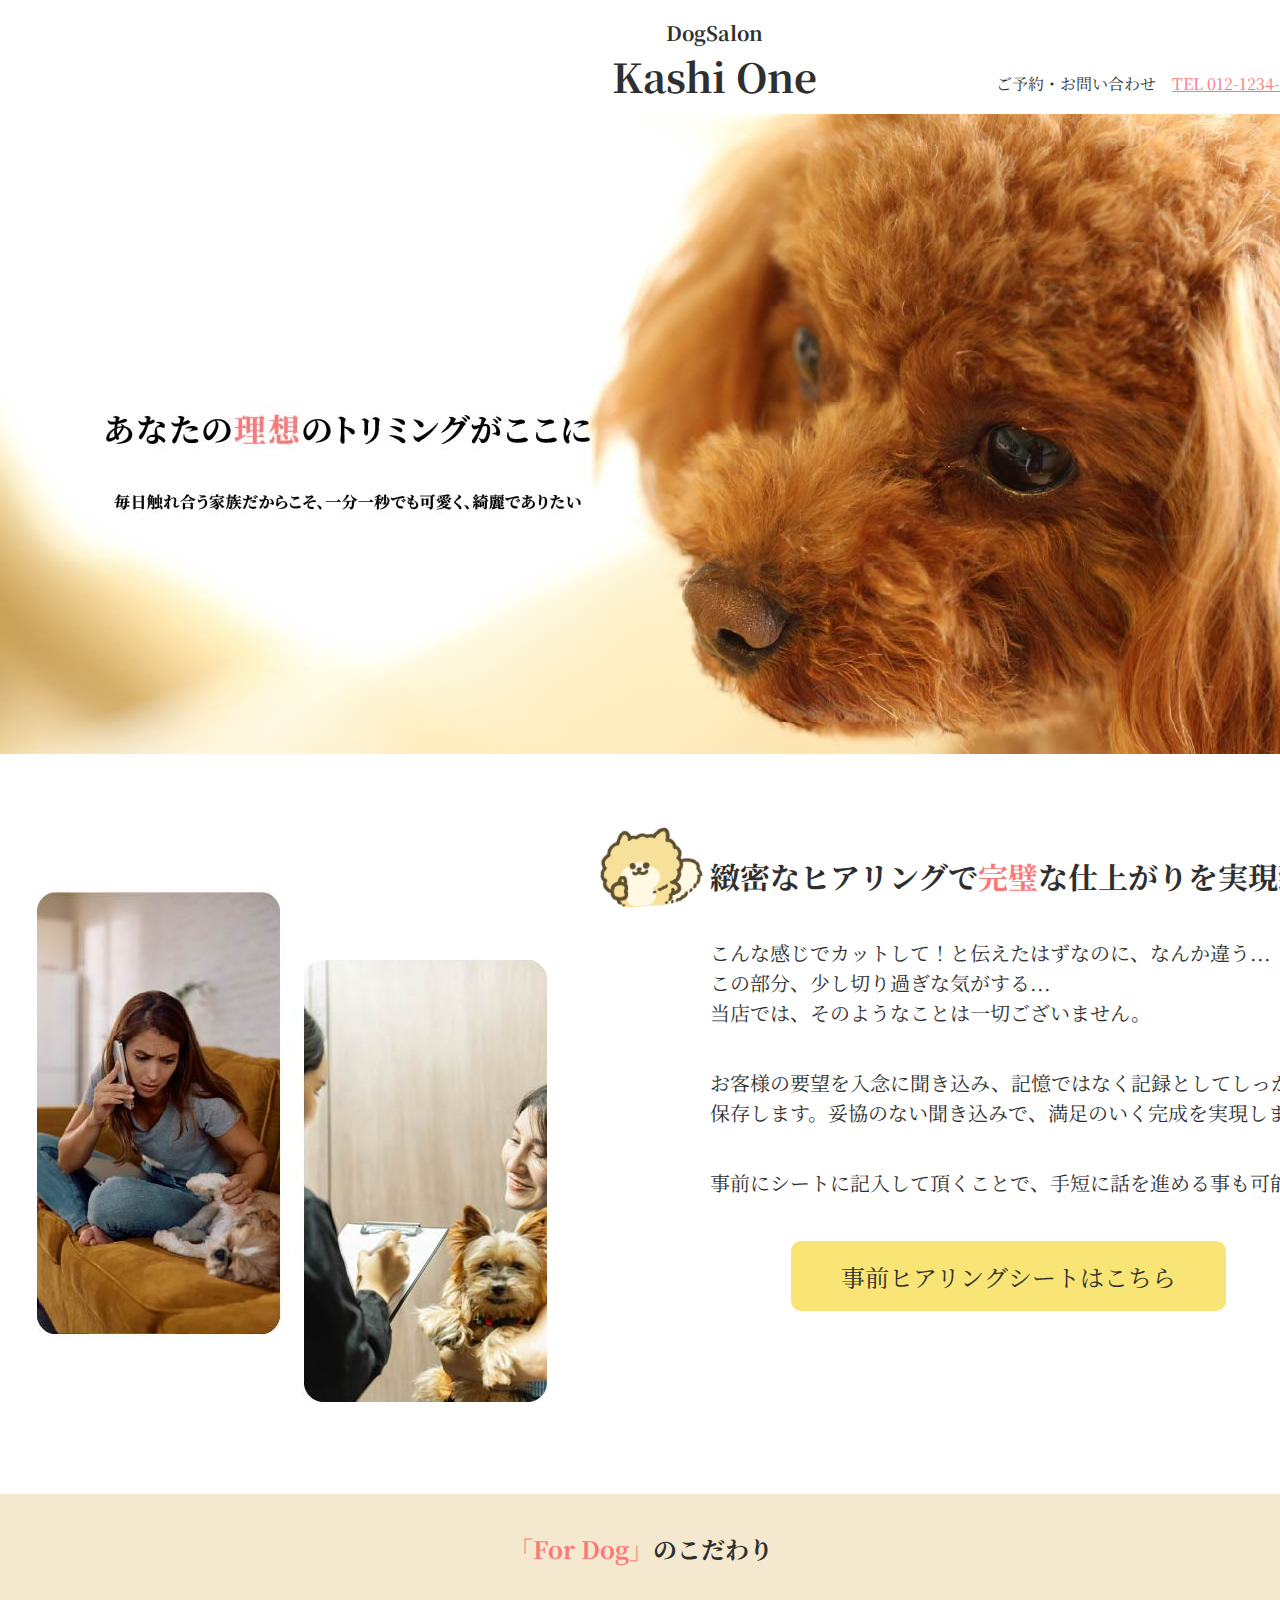
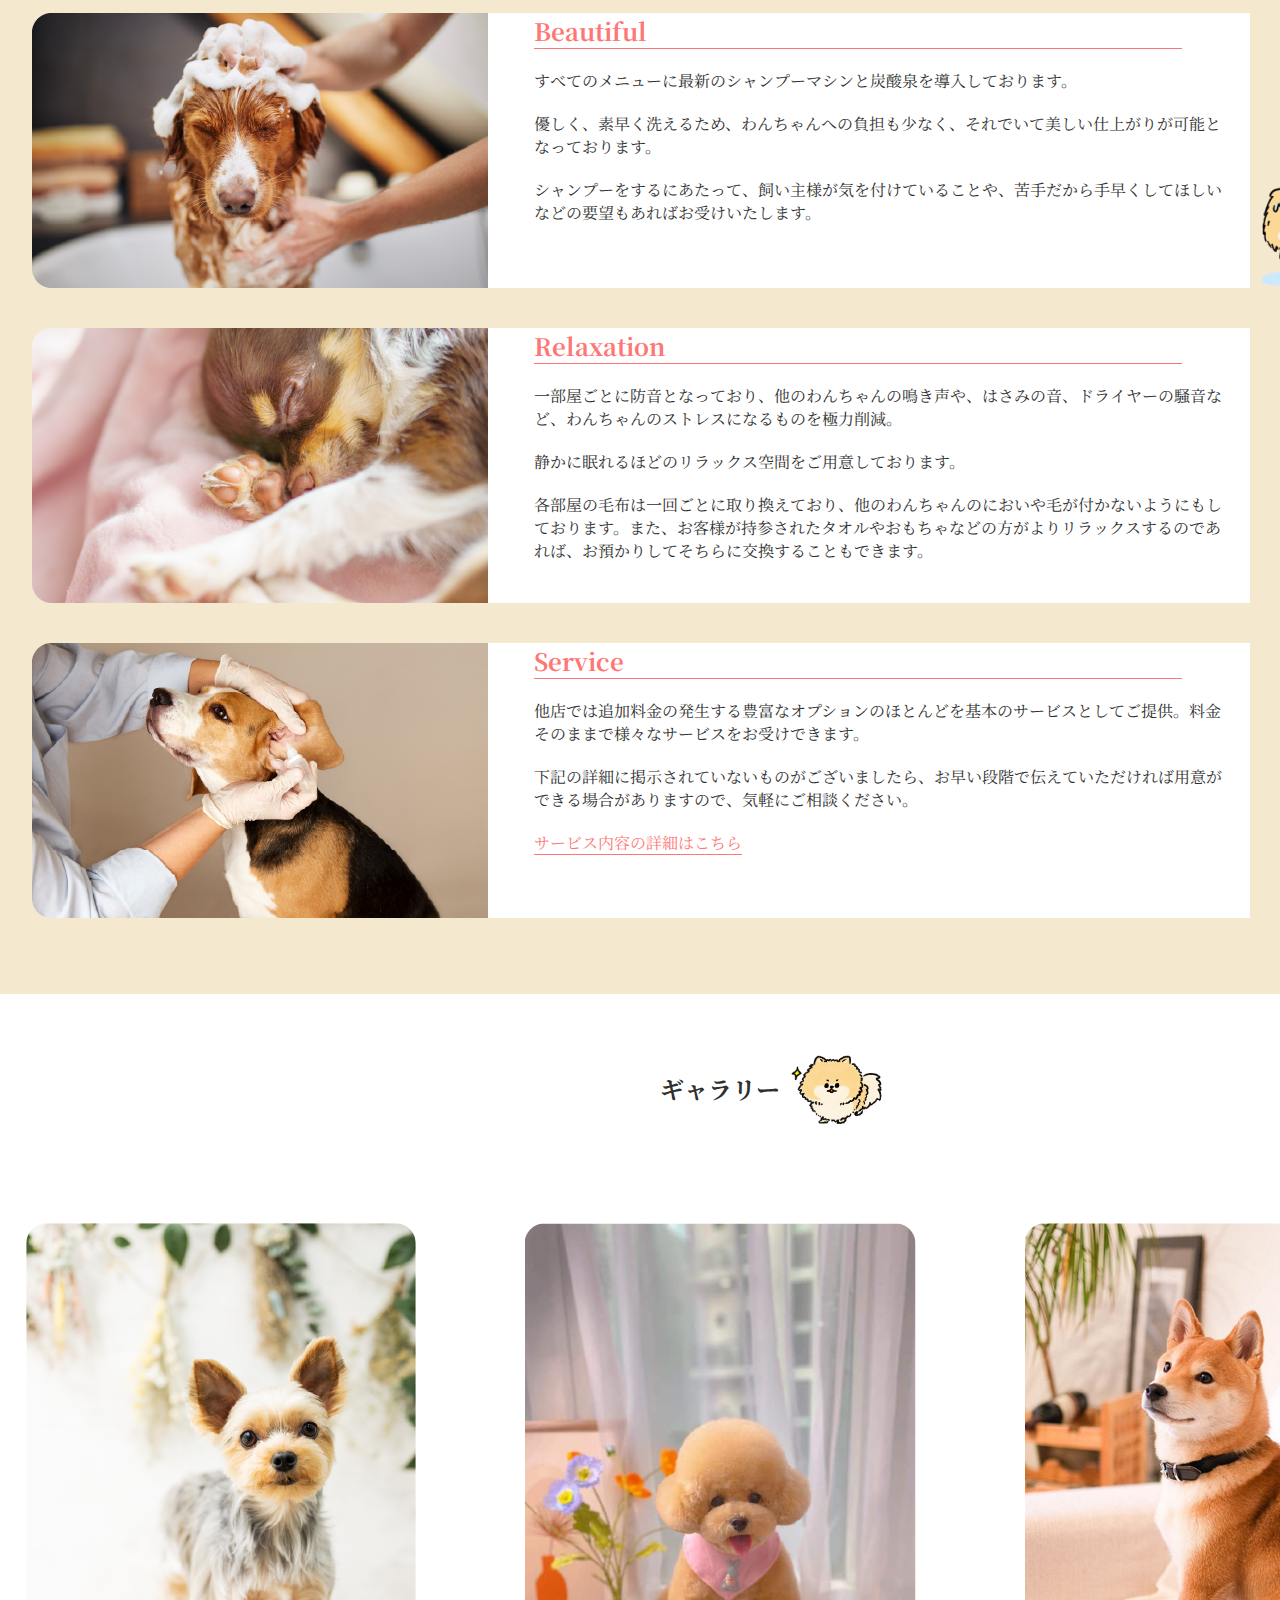
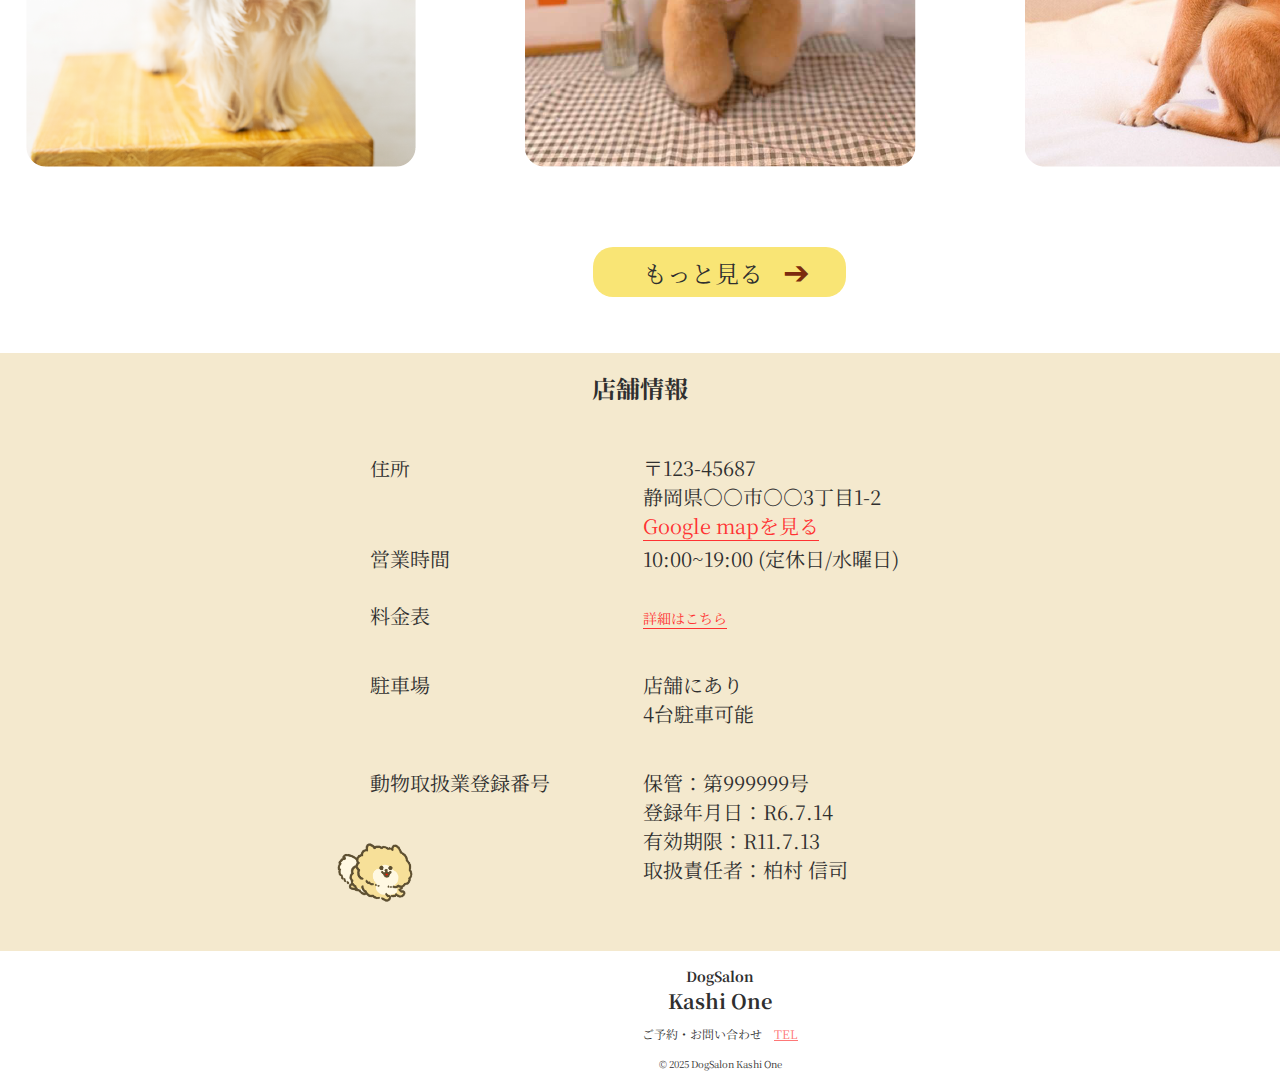
<file: index.html>
<!DOCTYPE html>
<html lang="ja">

<head>
    <meta charset="UTF-8">
    <meta name="viewport" content="width=device-width, initial-scale=1.0">
    <meta name="description"
        content="綿密なヒアリングで完璧な仕上がりを実現致します　こんな感じでカットして！と伝えたはずなのに、なんか違う...この部分、少し切り過ぎな気がする...当店では、そのようなことは一切ございません。">
    <meta property="og:url" content="https://kashione.co.jp/">
    <meta property="og:type" content="website">
    <meta property="og:title" content="DogSalon Kashi One">
    <meta property="og:description"
        content="綿密なヒアリングで完璧な仕上がりを実現致します　こんな感じでカットして！と伝えたはずなのに、なんか違う...この部分、少し切り過ぎな気がする...当店では、そのようなことは一切ございません。">
    <meta property="og:site_name" content="Kashi One">
    <meta property="og:image" content="https://kashione.co.jp/assets/assets/images/ogp.jpg">
    <!-- favicon apple-touch-icon -->
     <link rel="shortcut icon" href="assets/images/favicon.ico">
    <link rel="apple-touch-icon" sizes="180x180" href="assets/images/apple-touch-icon-dog-01.png">
    <link rel="icon" type="image/png" href="assets/images/android-chrome-256x256-dog-01.png">

    <title>DogSalon Kashi One</title>

    <link rel="preconnect" href="https://fonts.googleapis.com">
    <link rel="preconnect" href="https://fonts.gstatic.com" crossorigin>
    <link href="https://fonts.googleapis.com/css2?family=Noto+Serif+JP:wght@200..900&display=swap" rel="stylesheet">

    <link rel="stylesheet" href="assets/css/destyle.min.css">
    <link rel="stylesheet" href="assets/css/style.css">
</head>

<body>
    <div id="container" class="container">
        <header class="header">
            <div class="header__topic">
                <p class="header__topic1">DogSalon</p>
                <h1 class="header__topic2">Kashi One</h1>
            </div>
            <p class="header__sp">ご予約・お問い合わせ　<a href=""><span>TEL</span></a></p>
            <div class="header__txt">
                <p class="header__pc">ご予約・お問い合わせ　<a class="header__tel" href="tel:012345678"><span>TEL 012-1234-5678</span></a></p>
            </div>
        </header>

        <main class="main">
            <article class="article">
                <p class="mainImg">
                    <img class="mainImg__sp" src="assets/images/main-sp.jpg" alt="メインビジュアル">
                    <img class="mainImg__pc" src="assets/images/main-pc.jpg" alt="メインビジュアル">
                </p>
                <div class="mainTopics">
                    <h2 class="mainTopics__name">緻密なヒアリングで<span>完璧</span>な仕上がりを実現致します</h2>
                    <img class="mainTopics_Img__sp2" src="assets/images/good-pome.png" alt="goodポメラニアン">
                    <div class="mainTopics__txt">
                        <p class="mainTopics__txt-1">
                            こんな感じでカットして！と伝えたはずなのに、なんか違う...<br>この部分、少し切り過ぎな気がする...<br>当店では、そのようなことは一切ございません。</p>
                        <p class="mainTopics__txt-2">
                            お客様の要望を入念に聞き込み、記憶ではなく記録としてしっかりと保存します。妥協のない聞き込みで、満足のいく完成を実現します。</p>
                        <p class="mainTopics__txt-3">事前にシートに記入して頂くことで、手短に話を進める事も可能です。</p>
                    </div>
                    <div class="mainTopics__Img">
                        <img class="mainTopics_Img__sp" src="assets/images/topics-sp.jpg" alt="トピックスビジュアル">
                    </div>
                    <a class="mainTopics__btn" href="#">事前ヒアリングシートはこちら</a>
                </div>

                <div class="pcmainTopics">
                    <div class="pcmainTopics__Img">
                        <img class="pcmainTopics_Img__pc" src="assets/images/topics-pc.jpg" alt="トピックスビジュアル">
                    </div>
                    <img class="pcmainTopics_Img__pc2" src="assets/images/good-pome.png" alt="goodポメラニアン">
                    <div class="pcmainTopics__div">    
                        <h2 class="pcmainTopics__name">緻密なヒアリングで<span>完璧</span>な仕上がりを実現致します</h2>
                        <div class="pcmainTopics__txt">
                            <p class="pcmainTopics__txt">
                                こんな感じでカットして！と伝えたはずなのに、なんか違う...<br>この部分、少し切り過ぎな気がする...<br>当店では、そのようなことは一切ございません。</p>
                            <p class="pcmainTopics__txt">
                                お客様の要望を入念に聞き込み、記憶ではなく記録としてしっかりと<br>保存します。妥協のない聞き込みで、満足のいく完成を実現します。</p>
                            <p class="pcmainTopics__txt">事前にシートに記入して頂くことで、手短に話を進める事も可能です。</p>
                        </div>
                        <div class="speace" style="display: flex;"> </div>
                        <a class="pcmainTopics__btn" href="#">事前ヒアリングシートはこちら</a>
                    </div>
                </div>
                <section id="commitment" class="section">
                    <h3 class="section__title"><span>「For Dog」</span>のこだわり</h3>
                    <img class="commitment__img-sp" src="assets/images/pome-zennure.png" alt="ぬれポメラニアン">
                    <img class="commitment__img-pc" src="assets/images/pome-zennure.png" alt="ぬれポメラニアン">
                    <ul class="commitment">
                        <li class="commitment__item">
                            <p class="commitment__img"><img src="assets/images/commitment01.png" alt="洗われる犬"></p>
                            <p class="commitment__imgpc"><img src="assets/images/commitment01-pc.png" alt="洗われる犬"></p>
                            <div class="commitment__content">
                                <p class="commitment__name"><span>Beautiful</span></p>
                                <p class="commitment__txt">すべてのメニューに最新のシャンプーマシンと炭酸泉を導入しております。</p>
                                <p class="commitment__txt">優しく、素早く洗えるため、わんちゃんへの負担も少なく、それでいて美しい仕上がりが可能となっております。</p>
                                <p class="commitment__txt">シャンプーをするにあたって、飼い主様が気を付けていることや、苦手だから手早くしてほしいなどの要望もあればお受けいたします。</p>

                            </div>
                        </li>
                        <li class="commitment__item">
                            <p class="commitment__img"><img src="assets/images/commitment02.png" alt="寝る犬"></p>
                            <p class="commitment__imgpc"><img src="assets/images/commitment03-pc.png" alt="寝る犬"></p>
                            <div class="commitment__content">
                                <p class="commitment__name"><span>Relaxation</span></p>
                                <p class="commitment__txt">一部屋ごとに防音となっており、他のわんちゃんの鳴き声や、はさみの音、ドライヤーの騒音など、わんちゃんのストレスになるものを極力削減。                                </p>
                                <p class="commitment__txt">静かに眠れるほどのリラックス空間をご用意しております。</p>
                                <p class="commitment__txt">各部屋の毛布は一回ごとに取り換えており、他のわんちゃんのにおいや毛が付かないようにもしております。また、お客様が持参されたタオルやおもちゃなどの方がよりリラックスするのであれば、お預かりしてそちらに交換することもできます。</p>
                                
                            </div>
                        </li>
                        <li class="commitment__item">
                            <p class="commitment__img"><img src="assets/images/commitment03.png" alt="ケアされる犬"></p>
                            <p class="commitment__imgpc"><img src="assets/images/commitment02-pc.png" alt="ケアされる犬"></p>
                            <div class="commitment__content">
                                <p class="commitment__name"><span>Service</span></p>
                                <p class="commitment__txt">他店では追加料金の発生する豊富なオプションのほとんどを基本のサービスとしてご提供。料金そのままで様々なサービスをお受けできます。</p>
                                <p class="commitment__txt">下記の詳細に掲示されていないものがございましたら、お早い段階で伝えていただければ用意ができる場合がありますので、気軽にご相談ください。</p>
                                <p class="commitment__txt"><a href="#"><span>サービス内容の詳細はこちら</span></a></p>
                            </div>
                        </li>
                    </ul>
                </section>
                <section class="gallery">
                    <h3 class="gallery__title">ギャラリー</h3>
                    <img class="gallery__img-sp" src="assets/images/pome-kira.png" alt="どやポメラニアン">
                    <img class="gallery__img-pc" src="assets/images/pome-kira.png" alt="どやポメラニアン">
                    <p class="gallery__img"><img src="assets/images/gallery-sp1.jpg" alt="トリミング後の写真"></p>
                    <p class="gallery__imgPc">
                        <img src="assets/images/gallery-pc02.png" alt="トリミング後の写真2">
                        <img src="assets/images/gallery-pc01.png" alt="トリミング後の写真1">
                        <img src="assets/images/gallery-pc03.png" alt="トリミング後の写真3">
                    </p>
                    <div class="gallery__btn">
                        <a class="gallery__txt" href="#">もっと見る<p class="gallery__arrow">➔</p></a>
                    </div>
                </section>
                <section class="information">
                    <h3 class="information__title">店舗情報</h3>
                    <div class="information__item">
                        <div class="information__item1">
                            <p class="information__1">住所</p>
                            <p class="information__txt">〒123-45687<br>静岡県○○市○○3丁目1-2<br><a href="#"><span>Google mapを見る</span></a></p> 
                        </div>

                        <div class="information__item2">
                            <p class="information__2">営業時間</p>
                            <p class="information__txt2">10:00~19:00 (定休日/水曜日)</p>
                        </div>

                        <div class="information__item3">
                            <p class="information__3">料金表</p>
                            <p class="information__txt3"><a href="#"><span>詳細はこちら</span></a></p>
                        </div>

                        <div class="information__item4">
                            <p class="information__4">駐車場</p>
                            <p class="information__txt4">店舗にあり<br>4台駐車可能</p>
                        </div>

                        <div class="information__item5">
                            <p class="information__5">動物取扱業登録番号</p>
                            <p class="information__txt5">保管：第999999号<br>登録年月日：R6.7.14<br>有効期限：R11.7.13<br>取扱責任者：柏村 信司</p>
                        </div>
                        <img class="information_img-sp" src="assets/images/dash-pome.png" alt="ダッシュポメラニアン">
                        <img class="information_img-pc" src="assets/images/dash-pome.png" alt="ダッシュポメラニアン">
                    </div>
                </section>
            </article>
        </main>
        <footer class="footer">
            <p class="footer__topic1">DogSalon</p>
            <h2 class="footer__topic2">Kashi One</h2>
            <p class="footer__tel">ご予約・お問い合わせ　<a href="tel:012345678"><span class="footer__tel1">TEL</span></a></p>
            <p class="copy"><small>&copy; 2025 DogSalon Kashi One</small></p>
        </footer>
    </div>
</body>

</html>
</file>
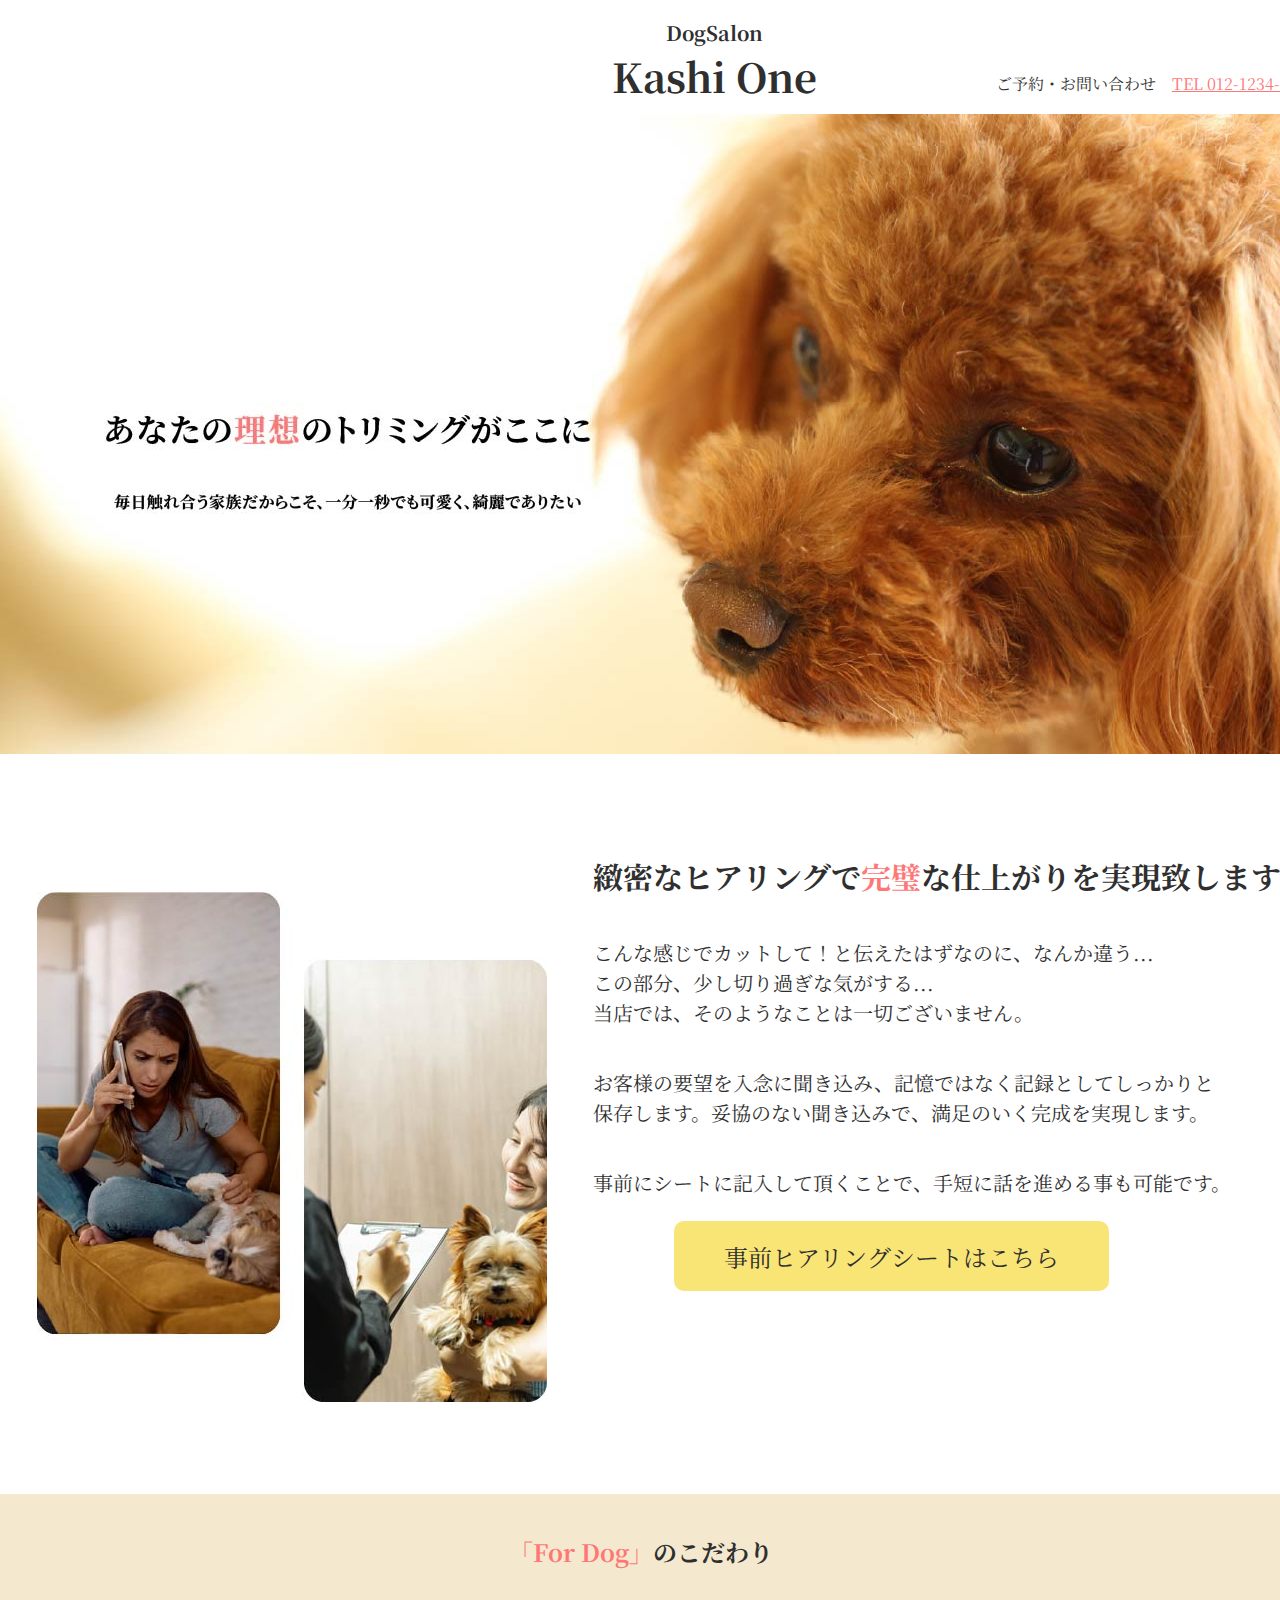
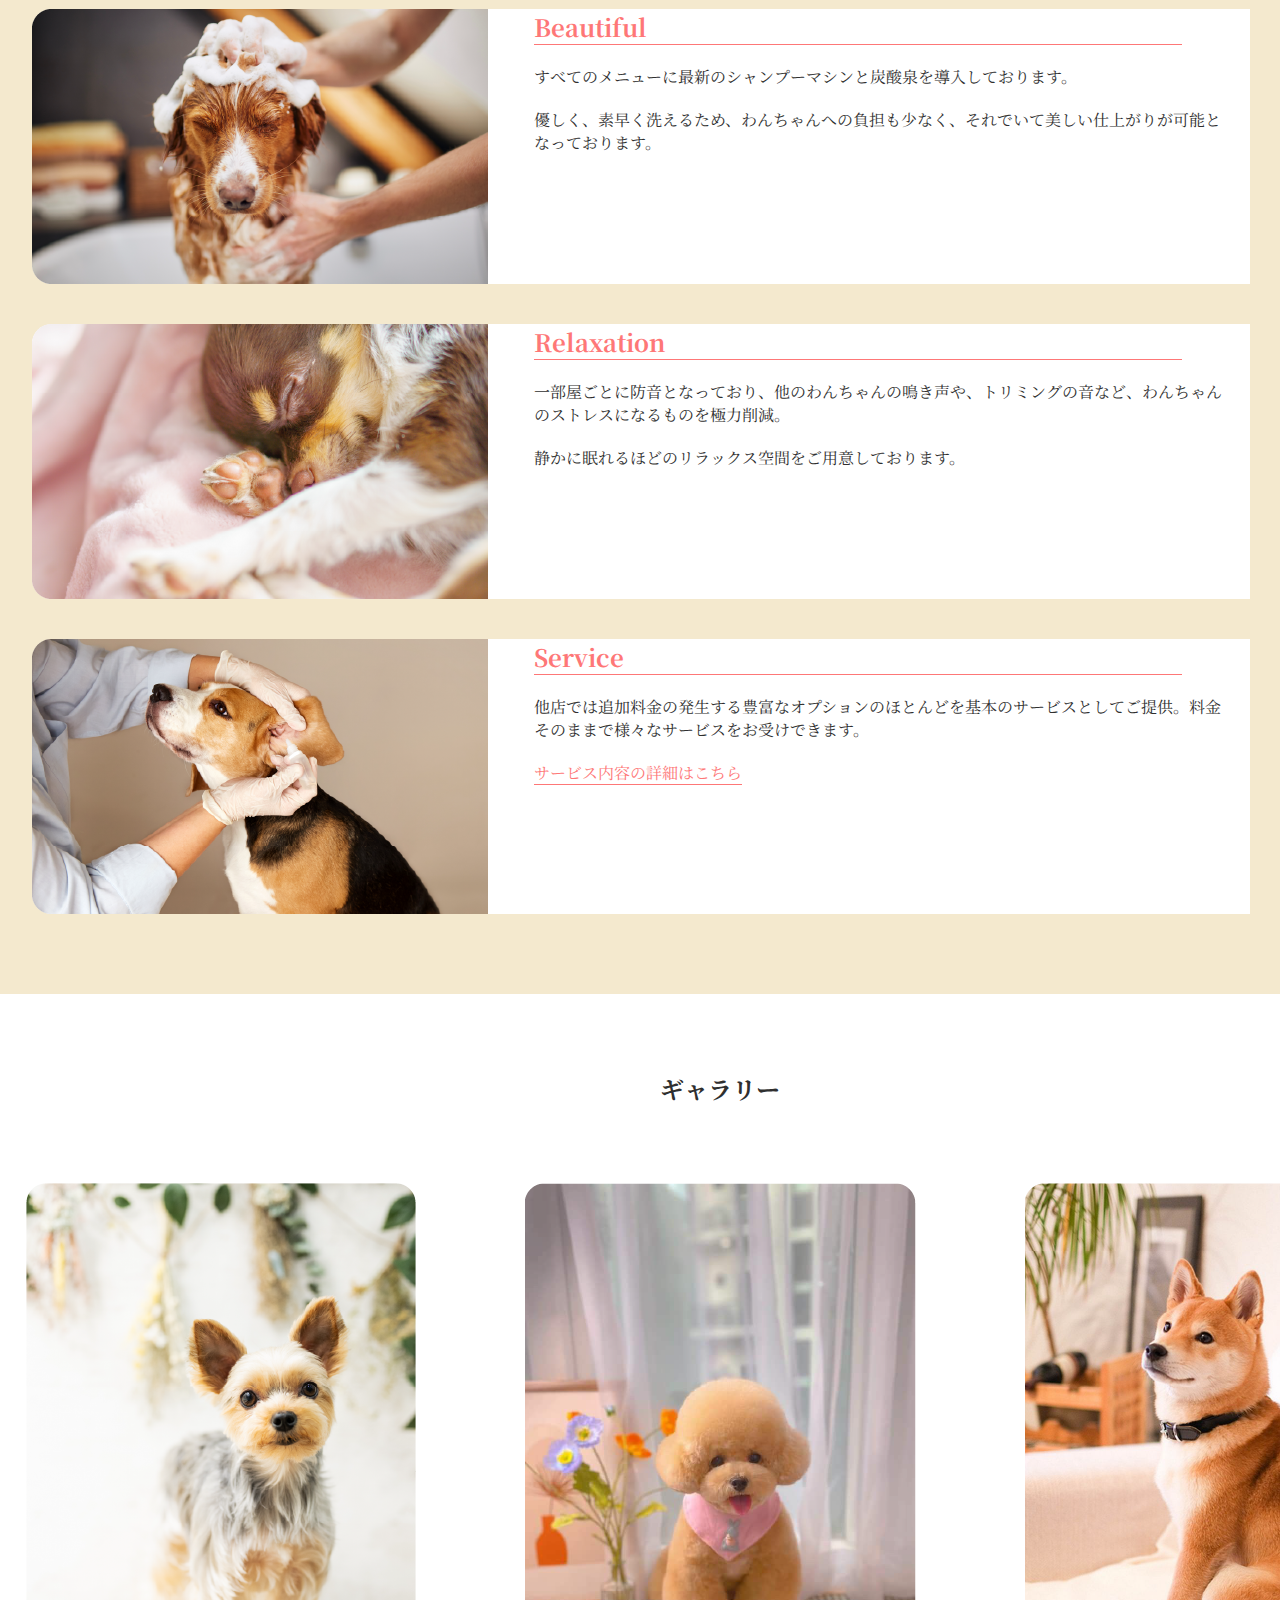
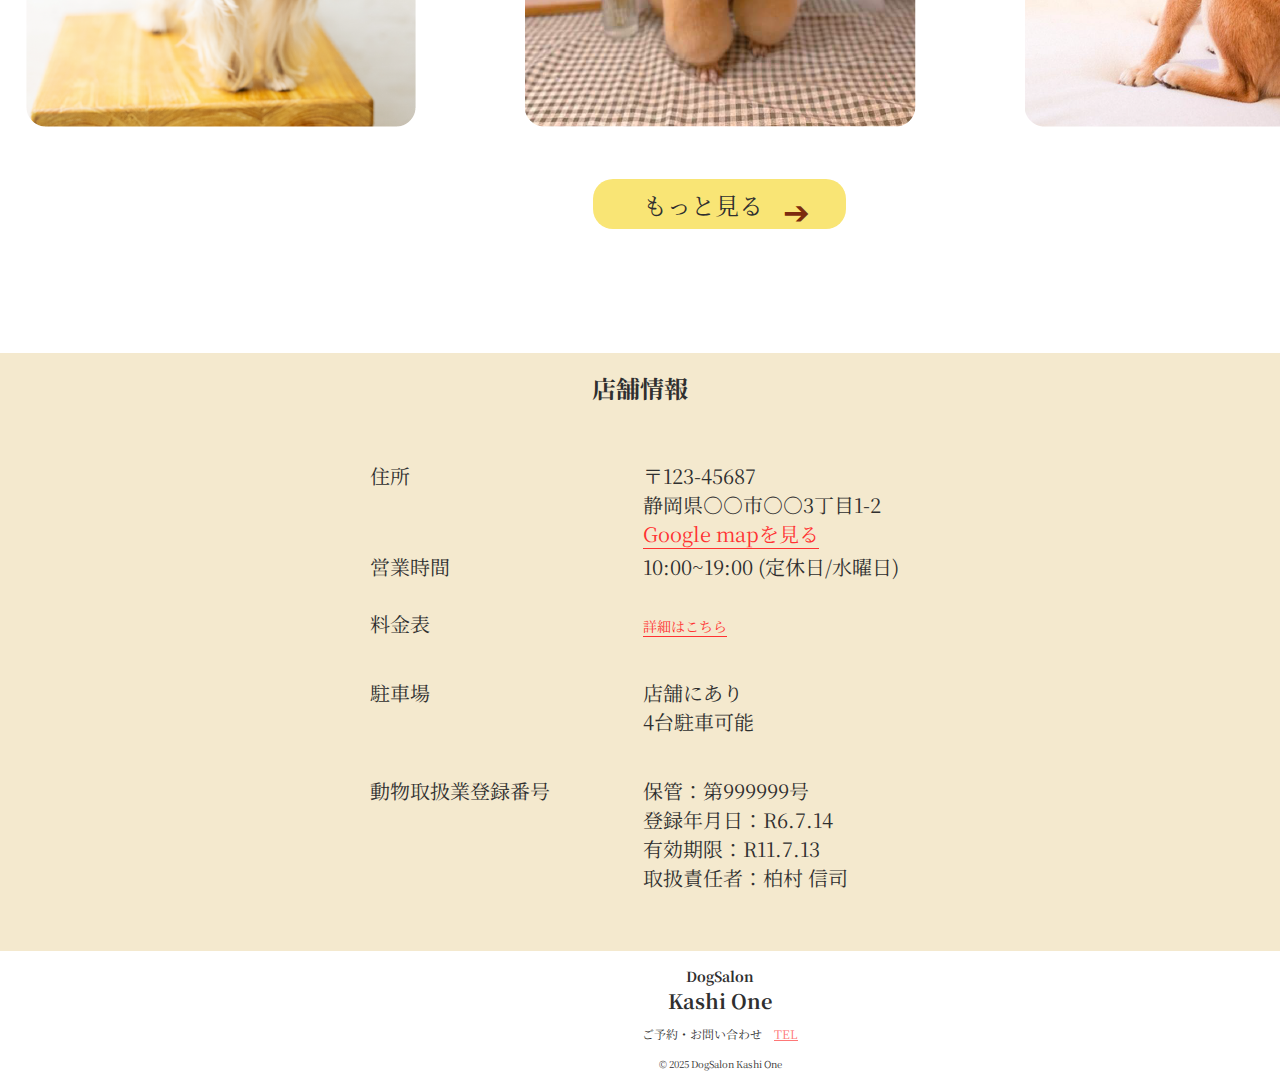
<file: dhw last kadai/index.html>
<!DOCTYPE html>
<html lang="ja">

<head>
    <meta charset="UTF-8">
    <meta name="viewport" content="width=device-width, initial-scale=1.0">
    <meta name="description"
        content="綿密なヒアリングで完璧な仕上がりを実現致します　こんな感じでカットして！と伝えたはずなのに、なんか違う...この部分、少し切り過ぎな気がする...当店では、そのようなことは一切ございません。">
    <meta property="og:url" content="https://kashione.co.jp/">
    <meta property="og:type" content="website">
    <meta property="og:title" content="DogSalon Kashi One">
    <meta property="og:description"
        content="綿密なヒアリングで完璧な仕上がりを実現致します　こんな感じでカットして！と伝えたはずなのに、なんか違う...この部分、少し切り過ぎな気がする...当店では、そのようなことは一切ございません。">
    <meta property="og:site_name" content="Kashi One">
    <meta property="og:image" content="https://kashione.co.jp/assets/assets/images/ogp.jpg">
    <!-- favicon apple-touch-icon -->
     <link rel="shortcut icon" href="assets/images/favicon.ico">
    <link rel="apple-touch-icon" sizes="180x180" href="assets/images/apple-touch-icon-dog-01.png">
    <link rel="icon" type="image/png" href="assets/images/android-chrome-256x256-dog-01.png">

    <title>DogSalon Kashi One</title>

    <link rel="preconnect" href="https://fonts.googleapis.com">
    <link rel="preconnect" href="https://fonts.gstatic.com" crossorigin>
    <link href="https://fonts.googleapis.com/css2?family=Noto+Serif+JP:wght@200..900&display=swap" rel="stylesheet">

    <link rel="stylesheet" href="assets/css/destyle.min.css">
    <link rel="stylesheet" href="assets/css/style.css">
</head>

<body>
    <div id="container" class="container">
        <header class="header">
            <div class="header__topic">
                <p class="header__topic1">DogSalon</p>
                <h1 class="header__topic2">Kashi One</h1>
            </div>
            <p class="header__sp">ご予約・お問い合わせ　<a href=""><span>TEL</span></a></p>
            <div class="header__txt">
                <p class="header__pc">ご予約・お問い合わせ　<a class="header__tel" href="tel:012345678"><span>TEL 012-1234-5678</span></a></p>
            </div>
        </header>

        <main class="main">
            <article class="article">
                <p class="mainImg">
                    <img class="mainImg__sp" src="assets/images/main-sp.jpg" alt="メインビジュアル">
                    <img class="mainImg__pc" src="assets/images/main-pc.jpg" alt="メインビジュアル">
                </p>
                <div class="mainTopics">
                    <h2 class="mainTopics__name">緻密なヒアリングで<span>完璧</span>な仕上がりを実現致します</h2>
                    <div class="mainTopics__txt">
                        <p class="mainTopics__txt">
                            こんな感じでカットして！と伝えたはずなのに、なんか違う...<br>この部分、少し切り過ぎな気がする...<br>当店では、そのようなことは一切ございません。</p>
                        <p class="mainTopics__txt">
                            お客様の要望を入念に聞き込み、記憶ではなく記録としてしっかりと保存します。妥協のない聞き込みで、満足のいく完成を実現します。</p>
                        <p class="mainTopics__txt">事前にシートに記入して頂くことで、手短に話を進める事も可能です。</p>
                    </div>
                    <div class="mainTopics__Img">
                        <img class="mainTopics_Img__sp" src="assets/images/topics-sp.jpg" alt="トピックスビジュアル">
                    </div>
                    <a class="mainTopics__btn" href="#">事前ヒアリングシートはこちら</a>
                </div>

                <div class="pcmainTopics">
                    <div class="pcmainTopics__Img">
                        <img class="pcmainTopics_Img__pc" src="assets/images/topics-pc.jpg" alt="トピックスビジュアル">
                    </div>
                    <div class="pcmainTopics__div">    
                        <h2 class="pcmainTopics__name">緻密なヒアリングで<span>完璧</span>な仕上がりを実現致します</h2>
                        <div class="pcmainTopics__txt">
                            <p class="pcmainTopics__txt">
                                こんな感じでカットして！と伝えたはずなのに、なんか違う...<br>この部分、少し切り過ぎな気がする...<br>当店では、そのようなことは一切ございません。</p>
                            <p class="pcmainTopics__txt">
                                お客様の要望を入念に聞き込み、記憶ではなく記録としてしっかりと<br>保存します。妥協のない聞き込みで、満足のいく完成を実現します。</p>
                            <p class="pcmainTopics__txt">事前にシートに記入して頂くことで、手短に話を進める事も可能です。</p>
                        </div>
                        <a class="pcmainTopics__btn" href="#">事前ヒアリングシートはこちら</a>
                    </div>
                </div>
                <section id="commitment" class="section">
                    <h3 class="section__title"><span>「For Dog」</span>のこだわり</h3>
                    <ul class="commitment">
                        <li class="commitment__item">
                            <p class="commitment__img"><img src="assets/images/commitment01.png" alt="洗われる犬"></p>
                            <p class="commitment__imgpc"><img src="assets/images/commitment01-pc.png" alt="洗われる犬"></p>
                            <div class="commitment__content">
                                <p class="commitment__name"><span>Beautiful</span></p>
                                <p class="commitment__txt">すべてのメニューに最新のシャンプーマシンと炭酸泉を導入しております。</p>
                                <p class="commitment__txt">優しく、素早く洗えるため、わんちゃんへの負担も少なく、それでいて美しい仕上がりが可能となっております。</p>
                            </div>
                        </li>
                        <li class="commitment__item">
                            <p class="commitment__img"><img src="assets/images/commitment02.png" alt="寝る犬"></p>
                            <p class="commitment__imgpc"><img src="assets/images/commitment03-pc.png" alt="寝る犬"></p>
                            <div class="commitment__content">
                                <p class="commitment__name"><span>Relaxation</span></p>
                                <p class="commitment__txt">一部屋ごとに防音となっており、他のわんちゃんの鳴き声や、トリミングの音など、わんちゃんのストレスになるものを極力削減。
                                </p>
                                <p class="commitment__txt">静かに眠れるほどのリラックス空間をご用意しております。</p>
                            </div>
                        </li>
                        <li class="commitment__item">
                            <p class="commitment__img"><img src="assets/images/commitment03.png" alt="ケアされる犬"></p>
                            <p class="commitment__imgpc"><img src="assets/images/commitment02-pc.png" alt="ケアされる犬"></p>
                            <div class="commitment__content">
                                <p class="commitment__name"><span>Service</span></p>
                                <p class="commitment__txt">
                                    他店では追加料金の発生する豊富なオプションのほとんどを基本のサービスとしてご提供。料金そのままで様々なサービスをお受けできます。</p>
                                <p class="commitment__txt"><a href="#"><span>サービス内容の詳細はこちら</span></a></p>
                            </div>
                        </li>
                    </ul>
                </section>
                <section class="gallery">
                    <h3 class="gallery__title">ギャラリー</h3>
                    <p class="gallery__img"><img src="assets/images/gallery-sp1.jpg" alt="トリミング後の写真"></p>
                    <p class="gallery__imgPc">
                        <img src="assets/images/gallery-pc02.png" alt="トリミング後の写真2">
                        <img src="assets/images/gallery-pc01.png" alt="トリミング後の写真1">
                        <img src="assets/images/gallery-pc03.png" alt="トリミング後の写真3">
                    </p>
                    <div class="gallery__btn">
                        <a class="gallery__txt" href="#">もっと見る<p class="gallery__arrow">➔</p></a>
                    </div>
                </section>
                <section class="information">
                    <h3 class="information__title">店舗情報</h3>
                    <div class="information__item">
                        <div class="information__item1">
                            <p class="information__1">住所</p>
                            <p class="information__txt">〒123-45687<br>静岡県○○市○○3丁目1-2<br><a href="#"><span>Google mapを見る</span></a></p> 
                        </div>

                        <div class="information__item2">
                            <p class="information__2">営業時間</p>
                            <p class="information__txt2">10:00~19:00 (定休日/水曜日)</p>
                        </div>

                        <div class="information__item3">
                            <p class="information__3">料金表</p>
                            <p class="information__txt3"><a href="#"><span>詳細はこちら</span></a></p>
                        </div>

                        <div class="information__item4">
                            <p class="information__4">駐車場</p>
                            <p class="information__txt4">店舗にあり<br>4台駐車可能</p>
                        </div>

                        <div class="information__item5">
                            <p class="information__5">動物取扱業登録番号</p>
                            <p class="information__txt5">保管：第999999号<br>登録年月日：R6.7.14<br>有効期限：R11.7.13<br>取扱責任者：柏村 信司</p>
                        </div>
                    </div>
                </section>
            </article>
        </main>
        <footer class="footer">
            <p class="footer__topic1">DogSalon</p>
            <h2 class="footer__topic2">Kashi One</h2>
            <p class="footer__tel">ご予約・お問い合わせ　<a href="tel:012345678"><span class="footer__tel1">TEL</span></a></p>
            <p class="copy"><small>&copy; 2025 DogSalon Kashi One</small></p>
        </footer>
    </div>
</body>

</html>
</file>
<file: assets/css/style.css>
@charset "utf-8";

html {
    font-size: 62.5%;
}

body {
    font-family:
        "Noto Serif JP";
    font-style: normal;
    color: #2F2F2F;
    background-color: #fff;
    line-height: normal;
}



/* *{
    outline: 2px red solid;
} */

/* header */

.header {
    margin-inline: auto;
}

.header__topic1 {
    text-align: center;
    font-size: 1.4rem;
    font-weight: 700;
}

.header__topic2 {
    text-align: center;
    font-size: 2.0rem;
    font-weight: 700;
}

.header__sp {
    text-align: center;
    font-size: 1.2rem;
    font-weight: 400;
}

.header__sp span {
    color: #FE7777;
    font-size: 1.2rem;
    font-weight: 400;
    text-decoration: underline;
}

.header__pc {
    display: none;
}

/* header pc */
@media screen and (min-width: 769px) {

    .header {
        width: 1440px;
        height: 114px;
        display: inline-flex;
        align-items: flex-end;
        margin-inline: auto;
    }

    .header__topic {
        justify-content: center;
        margin-left: 612px;
        margin-bottom: 10px;
        padding-right: 179px;
    }

    .header__topic1 {
        text-align: center;
        font-size: 2.0rem;
        font-weight: 700;
    }

    .header__topic2 {
        text-align: center;
        font-size: 4.0rem;
        font-weight: 700;
    }

    .header__txt {
        width: auto;
        font-size: 1.6rem;
        margin-bottom: 19px;
    }

    .header__pc {
        width: auto;
    }

    .header__pc span {
        color: #FE7777;
        text-decoration: underline;
    }

    .header__tel {
        width: 150px;
    }

    .header__sp {
        display: none;
    }

    .header__pc {
        display: flex;
        justify-content: flex-end;
        align-items: center;
    }

}

/* main */
.main {
    margin-inline: auto;
}

.mainImg {
    margin-inline: auto;
    width: 375px;
    overflow: hidden;
}

.mainImg__sp {
    margin-inline: auto;
}

.mainTopics_Img__sp2 {
    width: 50px;
    height: 50px;
    flex-shrink: 0;
    aspect-ratio: 1/1;
    position: relative;
    left: 170px;
    top: -40px;

}

.mainImg__pc {
    display: none;
}

.mainTopics {
    display: flex;
    width: 375px;
    padding: 0px 52px 0px 51px;
    flex-direction: column;
    justify-content: center;
    align-items: center;
    flex-shrink: 0;
    gap: 11px;
    margin-top: 45px;
    margin-inline: auto;
}

.mainTopics__name {
    text-align: center;
    font-size: 1.6rem;
    font-weight: 700;
    margin-bottom: -22px;
}

.mainTopics__name span {
    color: #FE7777;
    font-size: 1.6rem;
    font-weight: 700;
}

.mainTopics__txt {
    font-size: 1.4rem;
    font-weight: 400;
    margin-top: -40px;
}

.mainTopics_Img__pc {
    display: none;
}

.mainTopics__btn {
    display: block;
    padding: 11px 25px 10px;
    border-radius: 10px;
    background: #F9E575;
    font-size: 1.2rem;
    font-weight: 700;
    transition: 0.4s;
    position: relative;
}

.pcmainTopics {
    display: none;
}

/* maintopics pc */
@media screen and (min-width: 769px) {

    .mainTopics {
        display: none;
    }

    .pcmainTopics {
        display: flex;
        width: 1440px;
        height: 700px;
        margin-inline: auto;
    }

    .mainImg {
        width: 100%;
    }

    .mainImg__sp {
        display: none;
    }

    .mainImg__pc {
        display: block;
    }

    .pcmainTopics_Img__pc {
        margin: 138px 46px 138px 37px;
    }

    .pcmainTopics_Img__pc2 {
        width: 117px;
        height: 117px;
        flex-shrink: 0;
        aspect-ratio: 1/1;
        position: relative;
        top: 55px;

    }

    .pcmainTopics__div {
        margin: 100px 0 0 0;
    }

    .pcmainTopics__name {
        font-size: 3.0rem;
        font-weight: 700;
        margin-bottom: 40px;
    }

    .pcmainTopics__name span {
        color: #FE7777;
    }

    .pcmainTopics__txt {
        font-size: 2rem;
        line-height: 30px;
        margin-bottom: 40px;
    }

    .speace {
        margin-bottom: 20px;
    }

    .pcmainTopics__btn {
        width: 500px;
        height: 7px;
        border-radius: 10px;
        flex-shrink: 0;
        font-size: 2.4rem;
        padding: 17.5px 50px 17.5px;
        margin-top: 50px;
        margin-left: 81px;
        background: #F9E575;
    }

}

/* section */
.section {
    display: flex;
    padding: 40px 21px 0 22px;
    flex-direction: column;
    justify-content: center;
    align-items: center;
    gap: 40px;
    background: #F4E9CE;
    margin-top: 40px;
    margin-inline: auto;
}

.section__title {
    font-size: 2.4rem;
    font-weight: 700;
}

.section__title span {
    color: #FE7777;
}

.commitment {
    margin-top: -90px;
}

.commitment__img-sp {
    width: 50px;
    height: 50px;
    flex-shrink: 0;
    aspect-ratio: 1/1;
    position: relative;
    left: 100px;
    top: 140px;

}

.commitment__img-pc {
    display: none;
}

/* commitment */
.commitment__item {
    width: 332px;
    margin-bottom: 40px;
    border-radius: 20px 20px 0px 0px;
    background: #FFF;
}

.commitment__content {
    padding-bottom: 20px;
}

.commitment__name {
    width: 213px;
    color: #FE7777;
    font-size: 3.2rem;
    font-weight: 700;
    margin-left: 8px;
    border-bottom: 1px solid #FE7777;
}

.commitment__txt {
    font-size: 1.4rem;
    font-weight: 400;
    margin-top: 20px;
    margin-right: 20px;
    margin-left: 98px;
}

.commitment__txt span {
    color: #FE7777;
    border-bottom: 1px solid #FE7777;
}

.commitment__imgpc {
    display: none;
}

@media screen and (min-width: 769px) {
    .section {
        width: 100%;
        height: 1100px;
        flex-shrink: 0;
        margin-inline: auto;
        padding-top: 0;
    }

    .section__title {
        font-size: 2.4rem;
    }

    .commitment {
        margin-top: -150px;
    }


    .commitment__img-sp {
        display: none;
    }

    .commitment__img-pc {
        display: block;
        width: 117px;
        height: 117px;
        flex-shrink: 0;
        aspect-ratio: 1/1;
        position: relative;
        left: 660px;
        top: 170px;
    }

    .commitment__item {
        display: flex;
        width: 1218px;
        height: 275px;
        flex-shrink: 0;
        border-radius: 20px 0px 0px 20px;
    }

    .commitment__img {
        display: none;
    }

    .commitment__imgpc {
        display: flex;
    }

    .commitment__content {
        padding-bottom: 0;
    }

    .commitment__name {
        width: 648px;
        flex-shrink: 0;
        font-size: 2.4rem;
        margin-left: 46px;
        border-bottom: 1px solid #FE7777;
    }

    .commitment__txt {
        font-size: 1.6rem;
        font-weight: 400;
        margin-left: 46px;
    }
}

/* gallery */
.gallery {
    width: 375px;
    height: 522px;
    flex-shrink: 0;
    margin-inline: auto;
}

.gallery__title {
    text-align: center;
    font-size: 2.4rem;
    font-weight: 700;
    margin-top: 40px;
}

.gallery__img-sp {
    width: 50px;
    height: 50px;
    flex-shrink: 0;
    aspect-ratio: 1/1;
    position: relative;
    left: 250px;
    bottom: 40px;
}

.gallery__img-pc {
    display: none;
}

.gallery__img {
    margin: 0 79px 40px;
}

.gallery__btn {
    width: 120px;
    height: 41px;
    border-radius: 20px;
    background: #F9E575;
    margin-left: 128px;
    margin-right: 127px;
}

.gallery__txt {
    display: flex;
    text-align: center;
    font-size: 1.4rem;
    font-weight: 400;
    margin-left: 15px;
    padding-top: 8px;
}

.gallery__arrow {
    color: #7C2B0E;
    font-size: 1.4rem;
    margin-left: 12px;
}

.gallery__imgPc {
    display: none;
}

@media screen and (min-width: 769px) {
    .gallery {
        width: 1440px;
        height: 882px;
        flex-shrink: 0;
        margin-inline: auto;
    }

    .gallery__title {
        font-size: 2.4rem;
        margin-top: 77px;
    }

    .gallery__img-sp {
        display: none;
    }

    .gallery__img-pc {
        display: flex;
        width: 117px;
        height: 117px;
        flex-shrink: 0;
        aspect-ratio: 1/1;
        position: relative;
        left: 780px;
        bottom: 73px;
    }

    .gallery__img {
        display: none;
    }

    .gallery__imgPc {
        display: inline-flex;
        align-items: center;
        gap: 107px;
        margin: 0 25px;
    }

    .gallery__btn {
        width: 253px;
        height: 50px;
        flex-shrink: 0;
        margin-top: 77px;
        margin-left: 593px;
        margin-right: 594px;
    }

    .gallery__txt {
        font-size: 2.4rem;
        margin-left: 50px;
    }

    .gallery__arrow {
        font-size: 3.2rem;
        margin-top: -8px;
        margin-left: 20px;
    }
}

/* information */
.information {
    height: 496px;
    flex-shrink: 0;
    background: #F4E9CE;
    margin-inline: auto;
}

.information__title {
    text-align: center;
    font-size: 2.4rem;
    font-weight: 700;
    margin-top: 6px;
}

.information__item {
    width: 375px;
    margin-inline: auto;
    overflow: hidden;
}

.information__txt span {
    color: #FF3232;
    border-bottom: 1px solid #FF3232;
}

.information__item1 {
    display: inline-flex;
    height: 51px;
    padding: 0px 12px 0px 40px;
    align-items: flex-start;
    gap: 112px;
    margin-top: 34px;
}

.information__1 {
    width: 28px;
    height: 17px;
    font-size: 1.4rem;
    font-weight: 400;
}

.information__txt {
    width: 183px;
    height: 51px;
    font-size: 1.4rem;
    font-weight: 400;
}

.information__item2 {
    display: inline-flex;
    height: 17px;
    padding: 0px 9px 0px 40px;
    align-items: flex-start;
    gap: 84px;
    flex-shrink: 0;
    margin-top: 40px;
}

.information__2 {
    font-size: 1.4rem;
    font-weight: 400;
}

.information__txt2 {
    font-size: 1.4rem;
    font-weight: 400;
}

.information__item3 {
    display: inline-flex;
    padding: 0px 99px 0px 40px;
    align-items: flex-start;
    gap: 98px;
    margin-top: 55px;
}

.information__3 {
    font-size: 1.4rem;
    font-weight: 400;
}

.information__txt3 span {
    color: #FF3232;
    font-size: 1.4rem;
    font-weight: 400;
    border-bottom: 1px solid #FF3232;
}

.information__item4 {
    display: inline-flex;
    padding: 0px 117px 0px 40px;
    align-items: flex-start;
    gap: 98px;
    margin-top: 41px;
}

.information__4 {
    font-size: 1.4rem;
    font-weight: 400;
}

.information__txt4 {
    font-size: 1.4rem;
    font-weight: 400;
}

.information__item5 {
    display: flex;
    padding: 0px 40px;
    align-items: flex-start;
    gap: 14px;
    margin-top: 51px;
}

.information__5 {
    font-size: 1.4rem;
    font-weight: 400;
}

.information__txt5 {
    font-size: 1.4rem;
    font-weight: 400;
}

.information_img-sp {
    width: 50px;
    height: 50px;
    flex-shrink: 0;
    aspect-ratio: 1/1;
    position: relative;
    left: 10px;
    bottom: 20px;

}

.information_img-pc {
    display: none;
}

@media screen and (min-width: 769px) {

    .information {
        width: 100%;
        height: 598px;
        display: inline-flex;
        padding: 11px 330px 45px 330px;
        flex-direction: column;
        align-items: center;
        gap: 56px;
        margin-inline: auto;
    }

    .information__item {
        width: 100%;
        display: flex;
        flex-direction: column;
        justify-content: center;
        align-items: flex-start;
        gap: 40px;
        margin-inline: auto;
        overflow: hidden;
        padding-top: 100px;
    }

    .information__item1 {
        margin-top: 0;
        gap: 233px;
    }

    .information__1 {
        width: auto;
        font-size: 2.0rem;
    }

    .information__txt {
        width: auto;
        font-size: 2.0rem;
    }

    .information__item2 {
        margin-top: 0;
        gap: 193px;
    }

    .information__2 {
        width: auto;
        font-size: 2.0rem;
    }

    .information__txt2 {
        width: auto;
        font-size: 2.0rem;
    }

    .information__item3 {
        margin-top: 0;
        gap: 213px;
    }

    .information__3 {
        width: auto;
        font-size: 2.0rem;
    }

    .information__txt3 {
        width: auto;
        font-size: 2.0rem;
    }

    .information__item4 {
        margin-top: 0;
        gap: 213px;
    }

    .information__4 {
        width: auto;
        font-size: 2.0rem;
    }

    .information__txt4 {
        width: auto;
        font-size: 2.0rem;
    }

    .information__item5 {
        margin-top: 0;
        gap: 93px;
    }

    .information__5 {
        width: auto;
        font-size: 2.0rem;
    }

    .information__txt5 {
        width: auto;
        font-size: 2.0rem;
    }

    .information_img-sp {
        display: none;
    }

    .information_img-pc {
        display: flex;
        width: 90px;
        height: 90px;
        flex-shrink: 0;
        aspect-ratio: 1/1;
        position: relative;
        bottom: 100px;
    }
}

/* footer */
.footer {
    width: 375px;
    height: 112px;
    flex-shrink: 0;
    margin-inline: auto;
}

.footer__topic1 {
    text-align: center;
    font-size: 1.4rem;
    font-weight: 700;
    margin-top: 15px;
}

.footer__topic2 {
    text-align: center;
    font-size: 2.0rem;
    font-weight: 700;
}

.footer__tel {
    text-align: center;
    font-size: 1.2rem;
    font-weight: 400;
    margin-top: 10px;
}

.footer__tel span {
    color: #FE7777;
    text-decoration: underline;
}

.copy {
    text-align: center;
    font-size: 1.2rem;
    font-weight: 400;
    margin-top: 12px;
}

@media screen and (min-width: 769px) {
    .footer {
        width: 1440px;
        flex-shrink: 0;
        margin-inline: auto;
    }
}
</file>
<file: dhw last kadai/assets/css/style.css>
@charset "utf-8";

html {
    font-size: 62.5%;
}

body {
    font-family:
        "Noto Serif JP";
    font-style: normal;
    color: #2F2F2F;
    background-color: #fff;
    line-height: normal;
}



   /* *{
    outline: 2px red solid;
} */ 
 
/* header */

.header{
    margin-inline: auto;
}

.header__topic1 {
    text-align: center;
    font-size: 1.4rem;
    font-weight: 700;
}

.header__topic2 {
    text-align: center;
    font-size: 2.0rem;
    font-weight: 700;
}

.header__sp {
    text-align: center;
    font-size: 1.2rem;
    font-weight: 400;
}

.header__sp span {
    color: #FE7777;
    font-size: 1.2rem;
    font-weight: 400;
    text-decoration: underline;
}

.header__pc {
    display: none;
}

/* header pc */
@media screen and (min-width: 769px) {

    .header {
        width: 1440px;
        height: 114px;
        display: inline-flex;
        align-items: flex-end;
        margin-inline: auto;
    }

    .header__topic {
        justify-content: center;
        margin-left: 612px;
        margin-bottom: 10px;
        padding-right: 179px;
    }

    .header__topic1 {
        text-align: center;
        font-size: 2.0rem;
        font-weight: 700;
    }

    .header__topic2 {
        text-align: center;
        font-size: 4.0rem;
        font-weight: 700;
    }

    .header__txt {
        width: auto;
        font-size: 1.6rem;
        margin-bottom: 19px;
    }

    .header__pc {
        width: auto;
    }

    .header__pc span {
        color: #FE7777;
        text-decoration: underline;
    }

    .header__tel {
        width: 150px;
    }

    .header__sp {
        display: none;
    }

    .header__pc {
        display: flex;
        justify-content: flex-end;
        align-items: center;
    }

}

/* main */
.main{
    margin-inline: auto;
}

.mainImg{
    margin-inline: auto;
    width: 375px;
    overflow: hidden;
}

.mainImg__sp {
    margin-inline: auto;
}

.mainImg__pc {
    display: none;
}

.mainTopics {
    display: flex;
    width: 375px;
    padding: 0px 52px 0px 51px;
    flex-direction: column;
    justify-content: center;
    align-items: center;
    flex-shrink: 0;
    gap: 11px;
    margin-top: 45px;
    margin-inline: auto;
}

.mainTopics__name {
    text-align: center;
    font-size: 1.6rem;
    font-weight: 700;
    margin-bottom: -22px;
}

.mainTopics__name span {
    color: #FE7777;
    font-size: 1.6rem;
    font-weight: 700;
}

.mainTopics__txt {
    font-size: 1.4rem;
    font-weight: 400;
    margin-top: 11px;
}

.mainTopics_Img__pc {
    display: none;
}

.mainTopics__btn {
    display: block;
    padding: 11px 25px 10px;
    border-radius: 10px;
    background: #F9E575;
    font-size: 1.2rem;
    font-weight: 700;
    transition: 0.4s;
    position: relative;
}

.pcmainTopics {
    display: none;
}

/* maintopics pc */
@media screen and (min-width: 769px) {

    .mainTopics {
        display: none;
    }

    .pcmainTopics {
        display: flex;
        width: 1440px;
        height: 700px;
        margin-inline: auto;
    }

    .mainImg{
        width: 100%;
    }

    .mainImg__sp {
        display: none;
    }

    .mainImg__pc {
        display: block;
    }

    .pcmainTopics_Img__pc {
        margin: 138px 46px 138px 37px;
    }

    .pcmainTopics__div {
        margin: 100px 0 0 0;
    }

    .pcmainTopics__name {
        font-size: 3.0rem;
        font-weight: 700;
        margin-bottom: 40px;
    }

    .pcmainTopics__name span {
        color: #FE7777;
    }

    .pcmainTopics__txt {
        font-size: 2rem;
        line-height: 30px;
        margin-bottom: 40px;
    }

    .pcmainTopics__btn {
        width: 500px;
        height: 7px;
        border-radius: 10px;
        flex-shrink: 0;
        font-size: 2.4rem;
        padding: 17.5px 50px 17.5px;
        margin-left: 81px;
        background: #F9E575;
    }

}

/* section */
.section {
    display: flex;
    padding: 40px 21px 0 22px;
    flex-direction: column;
    justify-content: center;
    align-items: center;
    gap: 40px;
    background: #F4E9CE;
    margin-top: 40px;
    margin-inline: auto;
}

.section__title {
    font-size: 2.4rem;
    font-weight: 700;

}

.section__title span {
    color: #FE7777;
}

/* commitment */
.commitment__item {
    width: 332px;
    margin-bottom: 40px;
    border-radius: 20px 20px 0px 0px;
    background: #FFF;
}

.commitment__content {
    padding-bottom: 20px;
}

.commitment__name {
    width: 213px;
    color: #FE7777;
    font-size: 3.2rem;
    font-weight: 700;
    margin-left: 8px;
    border-bottom: 1px solid #FE7777;
}

.commitment__txt {
    font-size: 1.4rem;
    font-weight: 400;
    margin-top: 20px;
    margin-right: 20px;
    margin-left: 98px;
}

.commitment__txt span{
    color: #FE7777;
    border-bottom: 1px solid #FE7777;
}

.commitment__imgpc{
    display: none;
}

@media screen and (min-width: 769px) {
    .section {
        width: 100%;
        height: 1100px;
        flex-shrink: 0;
        margin-inline: auto;
        padding-top: 0;
    }

    .section__title {
        font-size: 2.4rem;
    }

    .commitment__item {
        display: flex;
        width: 1218px;
        height: 275px;
        flex-shrink: 0;
        border-radius: 20px 0px 0px 20px;
    }

    .commitment__img {
        display: none;
    }

    .commitment__imgpc{
        display: flex;
    }

    .commitment__content {
        padding-bottom: 0;
    }

    .commitment__name {
        width: 648px;
        flex-shrink: 0;
        font-size: 2.4rem;
        margin-left: 46px;
        border-bottom: 1px solid #FE7777;
    }

    .commitment__txt {
        font-size: 1.6rem;
        font-weight: 400;
        margin-left: 46px;
    }
}

/* gallery */
.gallery {
    width: 375px;
    height: 522px;
    flex-shrink: 0;
    margin-inline: auto;
}

.gallery__title {
    text-align: center;
    font-size: 2.4rem;
    font-weight: 700;
    margin-top: 40px;
}

.gallery__img {
    margin: 40px 79px;
}

.gallery__btn {
    width: 120px;
    height: 41px;
    border-radius: 20px;
    background: #F9E575;
    margin-left: 128px;
    margin-right: 127px;
}

.gallery__txt {
    display: flex;
    text-align: center;
    font-size: 1.4rem;
    font-weight: 400;
    margin-left: 15px;
    padding-top: 8px;
}

.gallery__arrow {
    color: #7C2B0E;
    font-size: 1.4rem;
    margin-left: 12px;
}

.gallery__imgPc {
    display: none;
}

@media screen and (min-width: 769px) {
    .gallery {
        width: 1440px;
        height: 882px;
        flex-shrink: 0;
        margin-inline: auto;
    }

    .gallery__title {
        font-size: 2.4rem;
        margin-top: 77px;
    }

    .gallery__img {
        display: none;
    }

    .gallery__imgPc {
        display: inline-flex;
        align-items: center;
        gap: 107px;
        margin: 77px 25px 0;
    }

    .gallery__btn {
        width: 253px;
        height: 50px;
        flex-shrink: 0;
        margin-top: 49px;
        margin-left: 593px;
        margin-right: 594px;
    }

    .gallery__txt {
        font-size: 2.4rem;
        margin-left: 50px;
    }

    .gallery__arrow {
        font-size: 3.2rem;
        margin-left: 20px;
    }
}

/* information */
.information {
    height: 496px;
    flex-shrink: 0;
    background: #F4E9CE;
    margin-inline: auto;
}

.information__title {
    text-align: center;
    font-size: 2.4rem;
    font-weight: 700;
    margin-top: 6px;
}

.information__item{
    width: 375px;
    margin-inline: auto;
    overflow: hidden;
}

.information__txt span {
    color: #FF3232;
    border-bottom: 1px solid #FF3232;
}

.information__item1 {
    display: inline-flex;
    height: 51px;
    padding: 0px 12px 0px 40px;
    align-items: flex-start;
    gap: 112px;
    margin-top: 34px;
}

.information__1 {
    width: 28px;
    height: 17px;
    font-size: 1.4rem;
    font-weight: 400;
}

.information__txt {
    width: 183px;
    height: 51px;
    font-size: 1.4rem;
    font-weight: 400;
}

.information__item2 {
    display: inline-flex;
    height: 17px;
    padding: 0px 9px 0px 40px;
    align-items: flex-start;
    gap: 84px;
    flex-shrink: 0;
    margin-top: 40px;
}

.information__2 {
    font-size: 1.4rem;
    font-weight: 400;
}

.information__txt2 {
    font-size: 1.4rem;
    font-weight: 400;
}

.information__item3 {
    display: inline-flex;
    padding: 0px 99px 0px 40px;
    align-items: flex-start;
    gap: 98px;
    margin-top: 55px;
}

.information__3 {
    font-size: 1.4rem;
    font-weight: 400;
}

.information__txt3 span {
    color: #FF3232;
    font-size: 1.4rem;
    font-weight: 400;
    border-bottom: 1px solid #FF3232;
}

.information__item4 {
    display: inline-flex;
    padding: 0px 117px 0px 40px;
    align-items: flex-start;
    gap: 98px;
    margin-top: 41px;
}

.information__4 {
    font-size: 1.4rem;
    font-weight: 400;
}

.information__txt4 {
    font-size: 1.4rem;
    font-weight: 400;
}

.information__item5 {
    display: flex;
    padding: 0px 40px;
    align-items: flex-start;
    gap: 14px;
    margin-top: 51px;
}

.information__5 {
    font-size: 1.4rem;
    font-weight: 400;
}

.information__txt5 {
    font-size: 1.4rem;
    font-weight: 400;
}

@media screen and (min-width: 769px) {

    .information {
        width: 100%;
        height: 598px;
        display: inline-flex;
        padding: 11px 330px 45px 330px;
        flex-direction: column;
        align-items: center;
        gap: 56px;
        margin-inline: auto;
    }

    .information__item {
        width: 100%;
        display: flex;
        flex-direction: column;
        justify-content: center;
        align-items: flex-start;
        gap: 40px;
        margin-inline: auto;
        overflow: hidden;
    }

    .information__item1 {
        margin-top: 0;
        gap: 233px;
    }

    .information__1 {
        width: auto;
        font-size: 2.0rem;
    }

    .information__txt {
        width: auto;
        font-size: 2.0rem;
    }

    .information__item2 {
        margin-top: 0;
        gap: 193px;
    }

    .information__2 {
        width: auto;
        font-size: 2.0rem;
    }

    .information__txt2 {
        width: auto;
        font-size: 2.0rem;
    }

    .information__item3 {
        margin-top: 0;
        gap: 213px;
    }

    .information__3 {
        width: auto;
        font-size: 2.0rem;
    }

    .information__txt3 {
        width: auto;
        font-size: 2.0rem;
    }

    .information__item4 {
        margin-top: 0;
        gap: 213px;
    }

    .information__4 {
        width: auto;
        font-size: 2.0rem;
    }

    .information__txt4 {
        width: auto;
        font-size: 2.0rem;
    }

    .information__item5 {
        margin-top: 0;
        gap: 93px;
    }

    .information__5 {
        width: auto;
        font-size: 2.0rem;
    }

    .information__txt5 {
        width: auto;
        font-size: 2.0rem;
    }
}

/* footer */
.footer {
    width: 375px;
    height: 112px;
    flex-shrink: 0;
    margin-inline: auto;
}

.footer__topic1 {
    text-align: center;
    font-size: 1.4rem;
    font-weight: 700;
    margin-top: 15px;
}

.footer__topic2 {
    text-align: center;
    font-size: 2.0rem;
    font-weight: 700;
}

.footer__tel {
    text-align: center;
    font-size: 1.2rem;
    font-weight: 400;
    margin-top: 10px;
}

.footer__tel span {
    color: #FE7777;
    text-decoration: underline;
}

.copy {
    text-align: center;
    font-size: 1.2rem;
    font-weight: 400;
    margin-top: 12px;
}

@media screen and (min-width: 769px) {
    .footer {
        width: 1440px;
        flex-shrink: 0;
        margin-inline: auto;
    }
}
</file>
<file: assets/css/destyle.min.css>
/*! destyle.css v4.0.0 | MIT License | https://github.com/nicolas-cusan/destyle.min.css */
*,::before,::after{box-sizing:border-box;border-style:solid;border-width:0}html{line-height:1.15;-webkit-text-size-adjust:100%;-webkit-tap-highlight-color:transparent}body{margin:0}main{display:block}p,table,blockquote,address,pre,iframe,form,figure,dl{margin:0}h1,h2,h3,h4,h5,h6{font-size:inherit;font-weight:inherit;margin:0}ul,ol{margin:0;padding:0;list-style:none}dt{font-weight:700}dd{margin-left:0}hr{box-sizing:content-box;height:0;overflow:visible;border-top-width:1px;margin:0;clear:both;color:inherit}pre{font-family:monospace,monospace;font-size:inherit}address{font-style:inherit}a{background-color:transparent;text-decoration:none;color:inherit}abbr[title]{text-decoration:underline dotted}b,strong{font-weight:bolder}code,kbd,samp{font-family:monospace,monospace;font-size:inherit}small{font-size:80%}sub,sup{font-size:75%;line-height:0;position:relative;vertical-align:baseline}sub{bottom:-.25em}sup{top:-.5em}svg,img,embed,object,iframe{vertical-align:bottom}button,input,optgroup,select,textarea{-webkit-appearance:none;appearance:none;vertical-align:middle;color:inherit;font:inherit;background:transparent;padding:0;margin:0;border-radius:0;text-align:inherit;text-transform:inherit}button,[type="button"],[type="reset"],[type="submit"]{cursor:pointer}button:disabled,[type="button"]:disabled,[type="reset"]:disabled,[type="submit"]:disabled{cursor:default}:-moz-focusring{outline:auto}select:disabled{opacity:inherit}option{padding:0}fieldset{margin:0;padding:0;min-width:0}legend{padding:0}progress{vertical-align:baseline}textarea{overflow:auto}[type="number"]::-webkit-inner-spin-button,[type="number"]::-webkit-outer-spin-button{height:auto}[type="search"]{outline-offset:-2px}[type="search"]::-webkit-search-decoration{-webkit-appearance:none}::-webkit-file-upload-button{-webkit-appearance:button;font:inherit}[type="number"]{-moz-appearance:textfield}label[for]{cursor:pointer}details{display:block}summary{display:list-item}[contenteditable]:focus{outline:auto}table{border-color:inherit;border-collapse:collapse}caption{text-align:left}td,th{vertical-align:top;padding:0}th{text-align:left;font-weight:700}
</file>
<file: dhw last kadai/assets/css/destyle.min.css>
/*! destyle.css v4.0.0 | MIT License | https://github.com/nicolas-cusan/destyle.min.css */
*,::before,::after{box-sizing:border-box;border-style:solid;border-width:0}html{line-height:1.15;-webkit-text-size-adjust:100%;-webkit-tap-highlight-color:transparent}body{margin:0}main{display:block}p,table,blockquote,address,pre,iframe,form,figure,dl{margin:0}h1,h2,h3,h4,h5,h6{font-size:inherit;font-weight:inherit;margin:0}ul,ol{margin:0;padding:0;list-style:none}dt{font-weight:700}dd{margin-left:0}hr{box-sizing:content-box;height:0;overflow:visible;border-top-width:1px;margin:0;clear:both;color:inherit}pre{font-family:monospace,monospace;font-size:inherit}address{font-style:inherit}a{background-color:transparent;text-decoration:none;color:inherit}abbr[title]{text-decoration:underline dotted}b,strong{font-weight:bolder}code,kbd,samp{font-family:monospace,monospace;font-size:inherit}small{font-size:80%}sub,sup{font-size:75%;line-height:0;position:relative;vertical-align:baseline}sub{bottom:-.25em}sup{top:-.5em}svg,img,embed,object,iframe{vertical-align:bottom}button,input,optgroup,select,textarea{-webkit-appearance:none;appearance:none;vertical-align:middle;color:inherit;font:inherit;background:transparent;padding:0;margin:0;border-radius:0;text-align:inherit;text-transform:inherit}button,[type="button"],[type="reset"],[type="submit"]{cursor:pointer}button:disabled,[type="button"]:disabled,[type="reset"]:disabled,[type="submit"]:disabled{cursor:default}:-moz-focusring{outline:auto}select:disabled{opacity:inherit}option{padding:0}fieldset{margin:0;padding:0;min-width:0}legend{padding:0}progress{vertical-align:baseline}textarea{overflow:auto}[type="number"]::-webkit-inner-spin-button,[type="number"]::-webkit-outer-spin-button{height:auto}[type="search"]{outline-offset:-2px}[type="search"]::-webkit-search-decoration{-webkit-appearance:none}::-webkit-file-upload-button{-webkit-appearance:button;font:inherit}[type="number"]{-moz-appearance:textfield}label[for]{cursor:pointer}details{display:block}summary{display:list-item}[contenteditable]:focus{outline:auto}table{border-color:inherit;border-collapse:collapse}caption{text-align:left}td,th{vertical-align:top;padding:0}th{text-align:left;font-weight:700}
</file>
